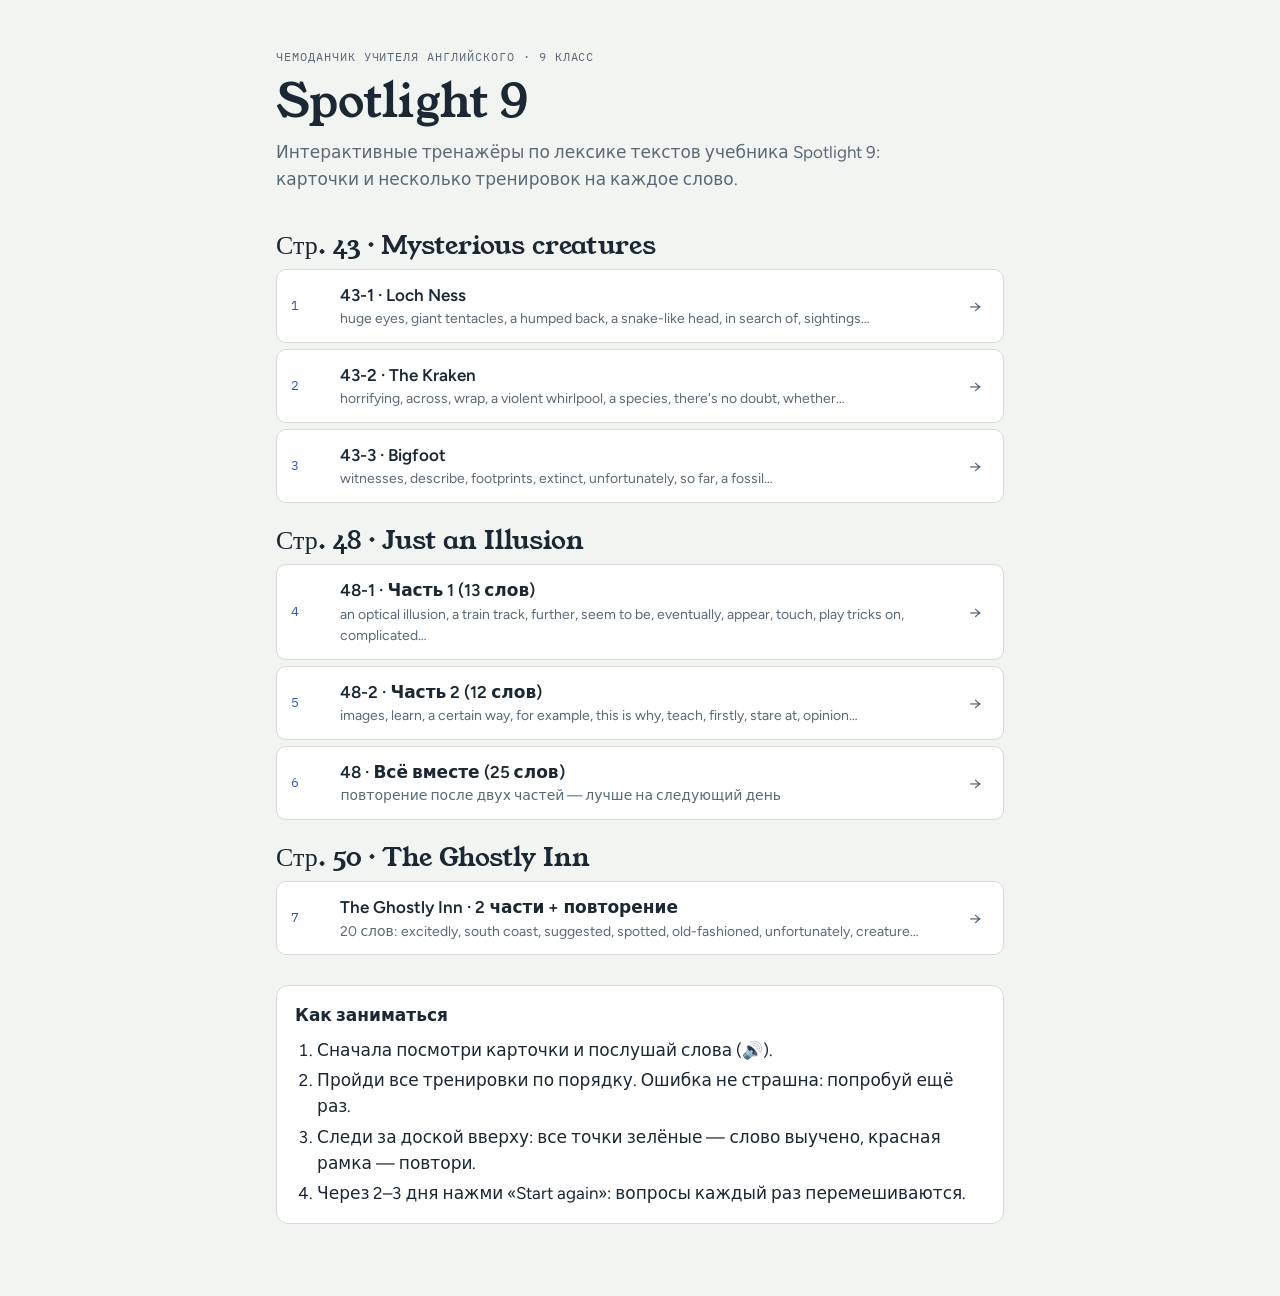
<file: index.html>
<!doctype html>
<html lang="ru">
<head>
<meta charset="utf-8">
<meta name="viewport" content="width=device-width, initial-scale=1">
<title>Spotlight 9</title>
<meta name="claude:viewport-fit-sides" content="cover">
<link rel="preconnect" href="https://fonts.googleapis.com">
<link rel="preconnect" href="https://fonts.gstatic.com" crossorigin>
<link rel="stylesheet" href="https://fonts.googleapis.com/css2?family=Young+Serif&family=Figtree:wght@400;500;600;700&family=IBM+Plex+Mono:wght@500&display=swap">
<style>
/* Layout: one reading column — mastery board of the 20 phrases, then five drills in a fixed ladder */
:root {
  --paper: #F1F4F0; --card: #FFFFFF; --ink: #1B2733; --muted: #5B6977; --line: #D6DCD5;
  --accent: #2A55C9; --accent-soft: #E4EBFB; --on-accent: #FFFFFF;
  --ok: #1D8455; --ok-soft: #DCF1E5; --bad: #BF3F2D; --bad-soft: #F8E2DD;
  --mark: #FFE892; --mark-ink: #4A3C00; --dot: #CBD3CC;
  --font-display: "Young Serif", Georgia, "Times New Roman", serif;
  --font-body: "Figtree", system-ui, -apple-system, "Segoe UI", sans-serif;
  --font-mono: "IBM Plex Mono", ui-monospace, Menlo, Consolas, monospace;
}
@media (prefers-color-scheme: dark) {
  :root:not([data-theme="light"]) {
    --paper: #11171D; --card: #19212A; --ink: #E4EAF0; --muted: #9AA7B4; --line: #2B3642;
    --accent: #8AA8FF; --accent-soft: #1F2C4A; --on-accent: #0E1730;
    --ok: #62D39F; --ok-soft: #163327; --bad: #FF8E7C; --bad-soft: #3B201B;
    --mark: #5B4C14; --mark-ink: #FFF1BF; --dot: #34404C; color-scheme: dark;
  }
}
:root[data-theme="dark"] {
  --paper: #11171D; --card: #19212A; --ink: #E4EAF0; --muted: #9AA7B4; --line: #2B3642;
  --accent: #8AA8FF; --accent-soft: #1F2C4A; --on-accent: #0E1730;
  --ok: #62D39F; --ok-soft: #163327; --bad: #FF8E7C; --bad-soft: #3B201B;
  --mark: #5B4C14; --mark-ink: #FFF1BF; --dot: #34404C; color-scheme: dark;
}
* { box-sizing: border-box; }
html { scroll-behavior: smooth; }
body { background: var(--paper); color: var(--ink); font-family: var(--font-body); font-size: 17px; line-height: 1.55; }
body::before { content: ""; position: fixed; inset: 0 0 auto; height: env(safe-area-inset-top, 0px); z-index: 10; background: var(--paper); }
.wrap { max-width: 760px; margin: 0 auto; padding-left: max(16px, env(safe-area-inset-left, 0px)); padding-right: max(16px, env(safe-area-inset-right, 0px)); }

.hero { padding-block: 40px 16px; }
.eyebrow { font-family: var(--font-mono); font-size: 12px; letter-spacing: .08em; text-transform: uppercase; color: var(--muted); margin: 0 0 10px; }
h1 { font-family: var(--font-display); font-weight: 400; font-size: clamp(32px, 6vw, 46px); line-height: 1.1; margin: 0 0 12px; text-wrap: balance; }
.sub { margin: 0; color: var(--muted); max-width: 60ch; }

.bar { position: sticky; top: env(safe-area-inset-top, 0px); z-index: 5; background: var(--paper); border-bottom: 1px solid var(--line); }
.bar .wrap { display: flex; flex-direction: column; gap: 8px; padding-block: 10px; }
.nav { display: flex; gap: 6px; overflow-x: auto; scrollbar-width: none; }
.nav::-webkit-scrollbar { display: none; }
.nav a { flex: none; text-decoration: none; color: var(--ink); font-size: 14px; font-weight: 600; padding: 5px 12px; border: 1px solid var(--line); border-radius: 999px; background: var(--card); }
.nav a:hover { border-color: var(--accent); color: var(--accent); }
.progress { display: flex; align-items: center; gap: 10px; font-size: 13px; color: var(--muted); }
.track { flex: 1; height: 6px; background: var(--line); border-radius: 999px; overflow: hidden; }
.fill { height: 100%; width: 0; background: var(--ok); transition: width .4s ease; }
.progress b { color: var(--ink); font-variant-numeric: tabular-nums; }

main { padding-block: 8px 64px; }
section { padding-top: 26px; scroll-margin-top: 110px; }
h2 { font-family: var(--font-display); font-weight: 400; font-size: 26px; line-height: 1.2; margin: 0 0 4px; }
.lead { margin: 0 0 14px; color: var(--muted); }

/* Mastery board */
.board { display: grid; grid-template-columns: repeat(auto-fill, minmax(170px, 1fr)); gap: 6px; }
.chip { min-width: 0; background: var(--card); border: 1px solid var(--line); border-radius: 8px; padding: 7px 10px; display: flex; flex-direction: column; gap: 4px; }
.chip .ph { font-weight: 600; font-size: 15px; line-height: 1.3; }
.chip .ru { font-size: 12.5px; color: var(--muted); line-height: 1.3; }
.dots { display: flex; gap: 3px; }
.dots i { width: 9px; height: 9px; border-radius: 50%; background: var(--dot); }
.dots i.on { background: var(--ok); }
.chip.weak { border-color: var(--bad); }
.chip.master { border-color: var(--ok); background: var(--ok-soft); }
.board-foot { display: flex; justify-content: space-between; align-items: center; gap: 10px; flex-wrap: wrap; margin-top: 10px; font-size: 13px; color: var(--muted); }

/* Exercise card */
.ex { background: var(--card); border: 1px solid var(--line); border-radius: 12px; padding: 18px 18px 16px; }
.ex-head { display: flex; align-items: baseline; justify-content: space-between; gap: 12px; }
h3 { margin: 0; font-size: 18px; font-weight: 700; }
h3 .num { font-family: var(--font-mono); font-size: 13px; color: var(--accent); margin-right: 8px; }
.score { flex: none; font-family: var(--font-mono); font-size: 13px; color: var(--muted); font-variant-numeric: tabular-nums; padding: 2px 8px; border-radius: 999px; border: 1px solid var(--line); }
.score.done { color: var(--ok); border-color: var(--ok); background: var(--ok-soft); }
.instr { margin: 6px 0 14px; color: var(--muted); font-size: 15px; }
ol.items { margin: 0; padding-left: 1.6em; display: flex; flex-direction: column; gap: 10px; }
ol.items li { line-height: 2; padding-left: 4px; }
ol.items li::marker { font-family: var(--font-mono); font-size: 13px; color: var(--muted); }

.choice { display: inline-flex; flex-wrap: wrap; gap: 4px; vertical-align: baseline; }
.opt { font: inherit; font-size: 16px; line-height: 1.4; color: var(--ink); cursor: pointer; background: var(--card); border: 1.5px solid var(--line); border-radius: 999px; padding: 1px 11px; text-align: left; }
.opt:hover:not(:disabled) { border-color: var(--accent); color: var(--accent); }
.opt.ok { background: var(--ok-soft); border-color: var(--ok); color: var(--ok); font-weight: 600; cursor: default; }
.opt.bad { background: var(--bad-soft); border-color: var(--bad); color: var(--bad); text-decoration: line-through; cursor: default; }
.opt.dim { opacity: .4; cursor: default; }
.shake { animation: shake .3s; }
@keyframes shake { 25% { transform: translateX(-3px); } 75% { transform: translateX(3px); } }

/* MCQ */
.q { margin: 0 0 6px; line-height: 1.5; }
.mcq { display: flex; flex-wrap: wrap; gap: 6px; }
.mcq .opt { border-radius: 8px; padding: 4px 12px; }

/* Right or wrong */
.tf-line { line-height: 1.5; margin: 0 0 6px; }
.tf-btns { display: flex; gap: 6px; flex-wrap: wrap; }
.fix { margin: 6px 0 0; font-size: 15px; line-height: 1.5; }
.fix.ok { color: var(--ok); }
.fix.bad { color: var(--bad); }
.fix b { color: var(--ink); }

.gap { font: inherit; font-size: 16px; color: var(--ink); background: var(--accent-soft); border: none; border-bottom: 2px dashed var(--accent); border-radius: 4px 4px 0 0; padding: 1px 6px; max-width: 100%; }
.gap:focus { outline: 2px solid var(--accent); outline-offset: 1px; }
.gap.ok { background: var(--ok-soft); border-bottom: 2px solid var(--ok); }
.gap.bad { background: var(--bad-soft); border-bottom: 2px solid var(--bad); }
.gap.shown { background: var(--mark); color: var(--mark-ink); border-bottom: 2px solid var(--mark-ink); }

/* Translate */
.tr li { line-height: 1.5 !important; }
.tr .ru-line { margin: 0 0 6px; font-weight: 500; }
.tr textarea { width: 100%; font: inherit; font-size: 16px; color: var(--ink); background: var(--paper); border: 1px solid var(--line); border-radius: 8px; padding: 8px 10px; resize: vertical; min-height: 44px; }
.tr textarea:focus { outline: 2px solid var(--accent); outline-offset: 0; }
.tr textarea.ok { border-color: var(--ok); background: var(--ok-soft); }
.tr textarea.bad { border-color: var(--bad); background: var(--bad-soft); }
.tr .line { display: flex; gap: 8px; margin-top: 6px; flex-wrap: wrap; align-items: center; }
.model { margin: 8px 0 2px; font-size: 15px; color: var(--muted); }
.model b { color: var(--ink); }

.foot { display: flex; flex-wrap: wrap; gap: 8px; margin-top: 16px; }
.btn { font: inherit; font-size: 14px; font-weight: 600; cursor: pointer; padding: 7px 14px; border-radius: 8px; border: 1.5px solid var(--line); background: var(--card); color: var(--ink); }
.btn:hover { border-color: var(--accent); color: var(--accent); }
.btn.primary { background: var(--accent); color: var(--on-accent); border-color: var(--accent); }
.btn.primary:hover { filter: brightness(1.08); color: var(--on-accent); }
.btn.small { font-size: 13px; padding: 4px 10px; }
.btn:focus-visible, .opt:focus-visible, .nav a:focus-visible { outline: 2px solid var(--accent); outline-offset: 2px; }
.note { margin: 14px 0 0; padding: 10px 12px; border-radius: 8px; font-size: 15px; background: var(--accent-soft); }

@media (max-width: 480px) { body { font-size: 16px; } .ex { padding: 14px; } ol.items { padding-left: 1.3em; } }
@media (prefers-reduced-motion: reduce) { .shake { animation: none; } .fill { transition: none; } html { scroll-behavior: auto; } }

/* Word order */
.uns { display: flex; flex-direction: column; gap: 6px; }
.answer-line { min-height: 42px; display: flex; flex-wrap: wrap; gap: 6px; padding: 6px; border: 1.5px dashed var(--line); border-radius: 8px; background: var(--paper); }
.answer-line.ok { border: 1.5px solid var(--ok); background: var(--ok-soft); }
.answer-line.bad { border: 1.5px solid var(--bad); background: var(--bad-soft); }
.tiles { display: flex; flex-wrap: wrap; gap: 6px; }
.tile { font: inherit; font-size: 16px; padding: 3px 10px; border-radius: 6px; border: 1.5px solid var(--line); background: var(--card); color: var(--ink); cursor: pointer; }
.tile:hover { border-color: var(--accent); color: var(--accent); }
.tile:focus-visible { outline: 2px solid var(--accent); outline-offset: 2px; }
.uns .line { display: flex; gap: 8px; flex-wrap: wrap; align-items: center; }
.uns .fix { margin: 0; }

.cue { font-family: var(--font-mono); font-size: 11.5px; letter-spacing: .06em; color: var(--muted); border: 1px solid var(--line); border-radius: 4px; padding: 0 5px; margin: 0 3px; white-space: nowrap; }
.bank { display: flex; flex-wrap: wrap; gap: 6px; margin: 0 0 14px; padding: 10px; border: 1px dashed var(--line); border-radius: 8px; }
.bank span { font-size: 14px; padding: 2px 9px; border-radius: 6px; background: var(--accent-soft); }
p.text { margin: 0 0 10px; line-height: 2.2; }

/* flashcards */
.fc-tools { display: flex; flex-wrap: wrap; gap: 8px; margin: 0 0 12px; }
.btn.ghost { background: transparent; border: 1px solid var(--line); color: inherit; }
.flip { perspective: 1200px; cursor: pointer; outline: none; margin: 0 auto; max-width: 560px; }
.flip-in { position: relative; min-height: 220px; transition: transform .45s; transform-style: preserve-3d; }
.flip.on .flip-in { transform: rotateY(180deg); }
.flip:focus-visible .flip-in { box-shadow: 0 0 0 3px var(--accent-soft); border-radius: 14px; }
.face { position: absolute; inset: 0; backface-visibility: hidden; -webkit-backface-visibility: hidden; display: flex; flex-direction: column; align-items: center; justify-content: center; gap: 10px; padding: 22px 18px 30px; border: 1px solid var(--line); border-radius: 14px; background: var(--card); color: var(--ink); text-align: center; box-shadow: 0 2px 10px rgba(0,0,0,.06); }
.face.back { transform: rotateY(180deg); background: var(--accent-soft); }
.fc-word { font-size: clamp(22px, 5vw, 30px); font-weight: 700; line-height: 1.25; overflow-wrap: anywhere; }
.fc-ru { font-size: clamp(19px, 4.4vw, 25px); font-weight: 600; line-height: 1.3; }
.fc-def { font-size: 14px; opacity: .75; max-width: 42ch; }
.fc-hint { position: absolute; bottom: 8px; font-size: 12px; opacity: .45; }
.speak { font-size: 22px; line-height: 1; padding: 8px 12px; border-radius: 999px; border: 1px solid var(--line); background: var(--card); color: var(--ink); cursor: pointer; }
.fc-nav { display: flex; align-items: center; justify-content: center; gap: 16px; margin: 12px 0 6px; }
.fc-nav .btn { font-size: 20px; padding: 4px 16px; }
.fc-count { font-variant-numeric: tabular-nums; min-width: 5ch; text-align: center; }
.fc-rate { display: flex; justify-content: center; gap: 10px; flex-wrap: wrap; margin-bottom: 4px; }
.btn.again { background: transparent; border: 1px solid #d9822b; color: #d9822b; }
.btn.know { background: #2e9e5b; border: 1px solid #2e9e5b; color: #fff; }
.fc-done { text-align: center; }
.fc-done p { font-weight: 600; margin: 8px 0 10px; }
.btn.know:hover { color: #fff; filter: brightness(1.08); border-color: #2e9e5b; }
.btn.again:hover { color: #d9822b; border-color: #d9822b; background: rgba(217,130,43,.08); }

.unit { padding-top: 22px; }
.unit h2 { margin-bottom: 8px; }
.toc { list-style: none; margin: 0; padding: 0; display: flex; flex-direction: column; gap: 6px; }
.row { display: grid; grid-template-columns: 2.2em minmax(0,1fr) 1.2em; align-items: center; gap: 12px; padding: 12px 14px; background: var(--card); border: 1px solid var(--line); border-radius: 10px; text-decoration: none; color: var(--ink); }
.row:hover { border-color: var(--accent); }
.row:focus-visible { outline: 2px solid var(--accent); outline-offset: 2px; }
.n { font-family: var(--font-mono); font-size: 13px; color: var(--accent); }
.t { display: flex; flex-direction: column; min-width: 0; }
.t b { font-weight: 600; }
.s { font-size: 14px; color: var(--muted); }
.go { color: var(--muted); }
.how { background: var(--card); border: 1px solid var(--line); border-radius: 12px; padding: 16px 18px; margin-top: 30px; }
.how h3 { margin: 0 0 8px; font-size: 17px; }
.how ol { margin: 0; padding-left: 1.3em; display: flex; flex-direction: column; gap: 4px; }
</style>
<header class="hero wrap">
  <p class="eyebrow">Чемоданчик учителя английского · 9 класс</p>
  <h1>Spotlight 9</h1>
  <p class="sub">Интерактивные тренажёры по лексике текстов учебника Spotlight 9: карточки и несколько тренировок на каждое слово.</p>
</header>
<main class="wrap" style="padding-block: 0 64px;">
  <section class="unit"><h2>Стр. 43 · Mysterious creatures</h2><ol class="toc"><li><a class="row" href="p43/43-1.html"><span class="n">1</span><span class="t"><b>43-1 · Loch Ness</b><span class="s">huge eyes, giant tentacles, a humped back, a snake-like head, in search of, sightings…</span></span><span class="go" aria-hidden="true">→</span></a></li><li><a class="row" href="p43/43-2.html"><span class="n">2</span><span class="t"><b>43-2 · The Kraken</b><span class="s">horrifying, across, wrap, a violent whirlpool, a species, there&#x27;s no doubt, whether…</span></span><span class="go" aria-hidden="true">→</span></a></li><li><a class="row" href="p43/43-3.html"><span class="n">3</span><span class="t"><b>43-3 · Bigfoot</b><span class="s">witnesses, describe, footprints, extinct, unfortunately, so far, a fossil…</span></span><span class="go" aria-hidden="true">→</span></a></li></ol></section><section class="unit"><h2>Стр. 48 · Just an Illusion</h2><ol class="toc"><li><a class="row" href="p48/48-1.html"><span class="n">4</span><span class="t"><b>48-1 · Часть 1 (13 слов)</b><span class="s">an optical illusion, a train track, further, seem to be, eventually, appear, touch, play tricks on, complicated…</span></span><span class="go" aria-hidden="true">→</span></a></li><li><a class="row" href="p48/48-2.html"><span class="n">5</span><span class="t"><b>48-2 · Часть 2 (12 слов)</b><span class="s">images, learn, a certain way, for example, this is why, teach, firstly, stare at, opinion…</span></span><span class="go" aria-hidden="true">→</span></a></li><li><a class="row" href="p48/48.html"><span class="n">6</span><span class="t"><b>48 · Всё вместе (25 слов)</b><span class="s">повторение после двух частей — лучше на следующий день</span></span><span class="go" aria-hidden="true">→</span></a></li></ol></section>
  <section class="unit"><h2>Стр. 50 · The Ghostly Inn</h2><ol class="toc"><li><a class="row" href="p50/index.html"><span class="n">7</span><span class="t"><b>The Ghostly Inn · 2 части + повторение</b><span class="s">20 слов: excitedly, south coast, suggested, spotted, old-fashioned, unfortunately, creature…</span></span><span class="go" aria-hidden="true">→</span></a></li></ol></section>
  <div class="how">
    <h3>Как заниматься</h3>
    <ol>
      <li>Сначала посмотри карточки и послушай слова (🔊).</li>
      <li>Пройди все тренировки по порядку. Ошибка не страшна: попробуй ещё раз.</li>
      <li>Следи за доской вверху: все точки зелёные — слово выучено, красная рамка — повтори.</li>
      <li>Через 2–3 дня нажми «Start again»: вопросы каждый раз перемешиваются.</li>
    </ol>
  </div>
</main>
</file>
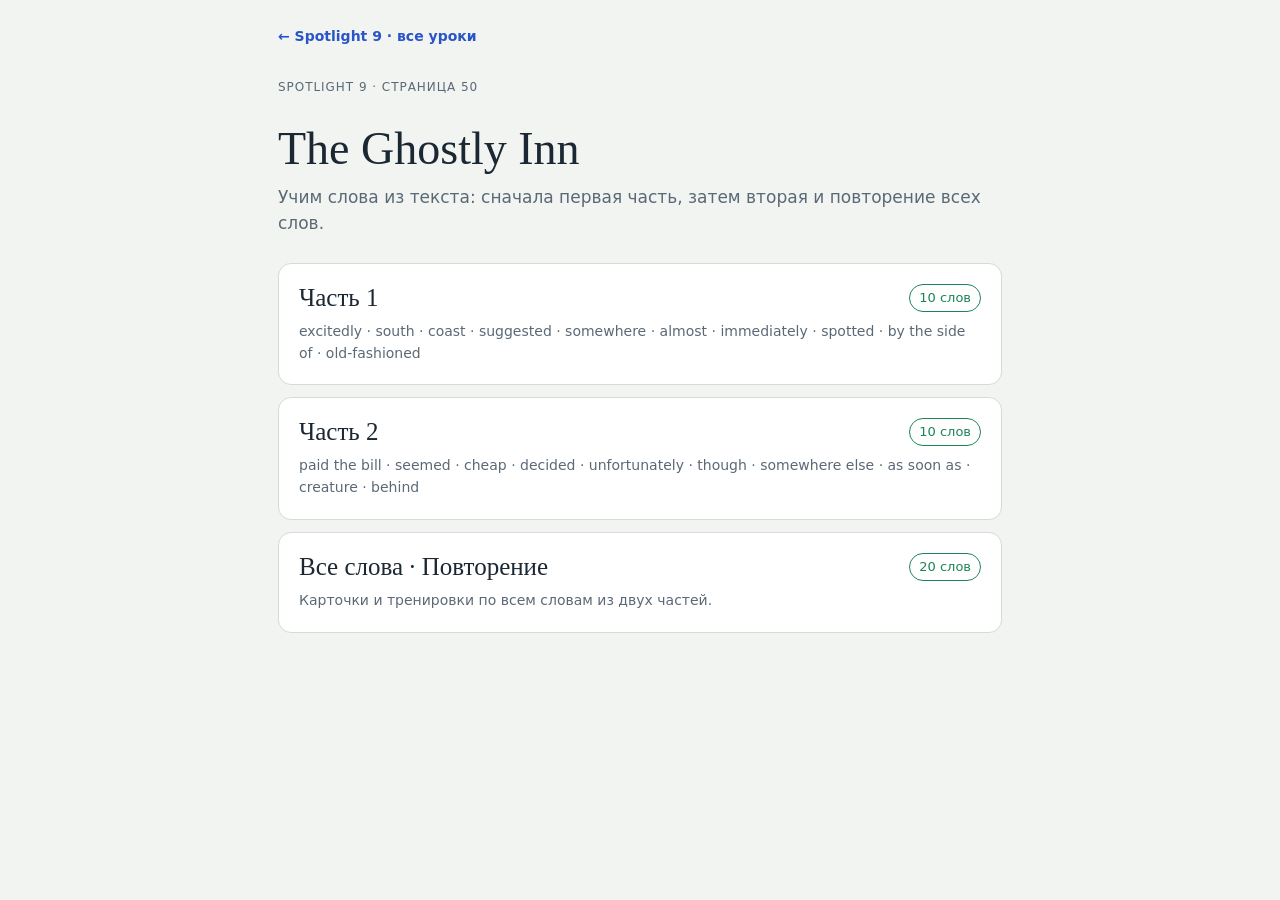
<file: p50/index.html>
<!doctype html><html lang="ru"><head><meta charset="utf-8"><meta name="viewport" content="width=device-width,initial-scale=1"><title>The Ghostly Inn · Spotlight 9 · Стр. 50</title><style>
:root{--paper:#f1f4f0;--card:#fff;--ink:#1b2733;--muted:#5b6977;--line:#d6dcd5;--accent:#2a55c9;--ok:#1d8455}*{box-sizing:border-box}body{margin:0;background:var(--paper);color:var(--ink);font:17px/1.55 system-ui,-apple-system,sans-serif}.wrap{max-width:760px;margin:auto;padding:22px 18px 60px}h1{font:normal clamp(32px,6vw,46px)/1.2 Georgia,serif;margin:24px 0 8px}h2{font:normal 25px Georgia,serif;margin:0}.sub{color:var(--muted);margin:0 0 26px}.back{font-size:14px;font-weight:650;text-decoration:none;color:var(--accent)}.cards{display:grid;gap:12px}.card{display:block;background:var(--card);border:1px solid var(--line);border-radius:13px;padding:20px;text-decoration:none;color:var(--ink)}.card:hover{border-color:var(--accent)}.top{display:flex;justify-content:space-between;align-items:center;gap:10px}.pill{border:1px solid var(--ok);color:var(--ok);border-radius:99px;padding:3px 9px;font-size:13px}.card p{margin:9px 0 0;color:var(--muted);font-size:14px}.eyebrow{font-size:12px;letter-spacing:.08em;color:var(--muted);text-transform:uppercase;margin:30px 0 0}@media(prefers-color-scheme:dark){:root{--paper:#11171d;--card:#19212a;--ink:#e4eaf0;--muted:#9aa7b4;--line:#2b3642;--accent:#8aa8ff;--ok:#62d39f}}</style></head><body><main class="wrap"><a class="back" href="../index.html">← Spotlight 9 · все уроки</a><p class="eyebrow">Spotlight 9 · Страница 50</p><h1>The Ghostly Inn</h1><p class="sub">Учим слова из текста: сначала первая часть, затем вторая и повторение всех слов.</p><div class="cards">
<a class="card" href="50-1.html"><div class="top"><h2>Часть 1</h2><span class="pill">10 слов</span></div><p>excitedly · south · coast · suggested · somewhere · almost · immediately · spotted · by the side of · old-fashioned</p></a>
<a class="card" href="50-2.html"><div class="top"><h2>Часть 2</h2><span class="pill">10 слов</span></div><p>paid the bill · seemed · cheap · decided · unfortunately · though · somewhere else · as soon as · creature · behind</p></a>
<a class="card" href="50.html"><div class="top"><h2>Все слова · Повторение</h2><span class="pill">20 слов</span></div><p>Карточки и тренировки по всем словам из двух частей.</p></a>
</div></main></body></html>
</file>
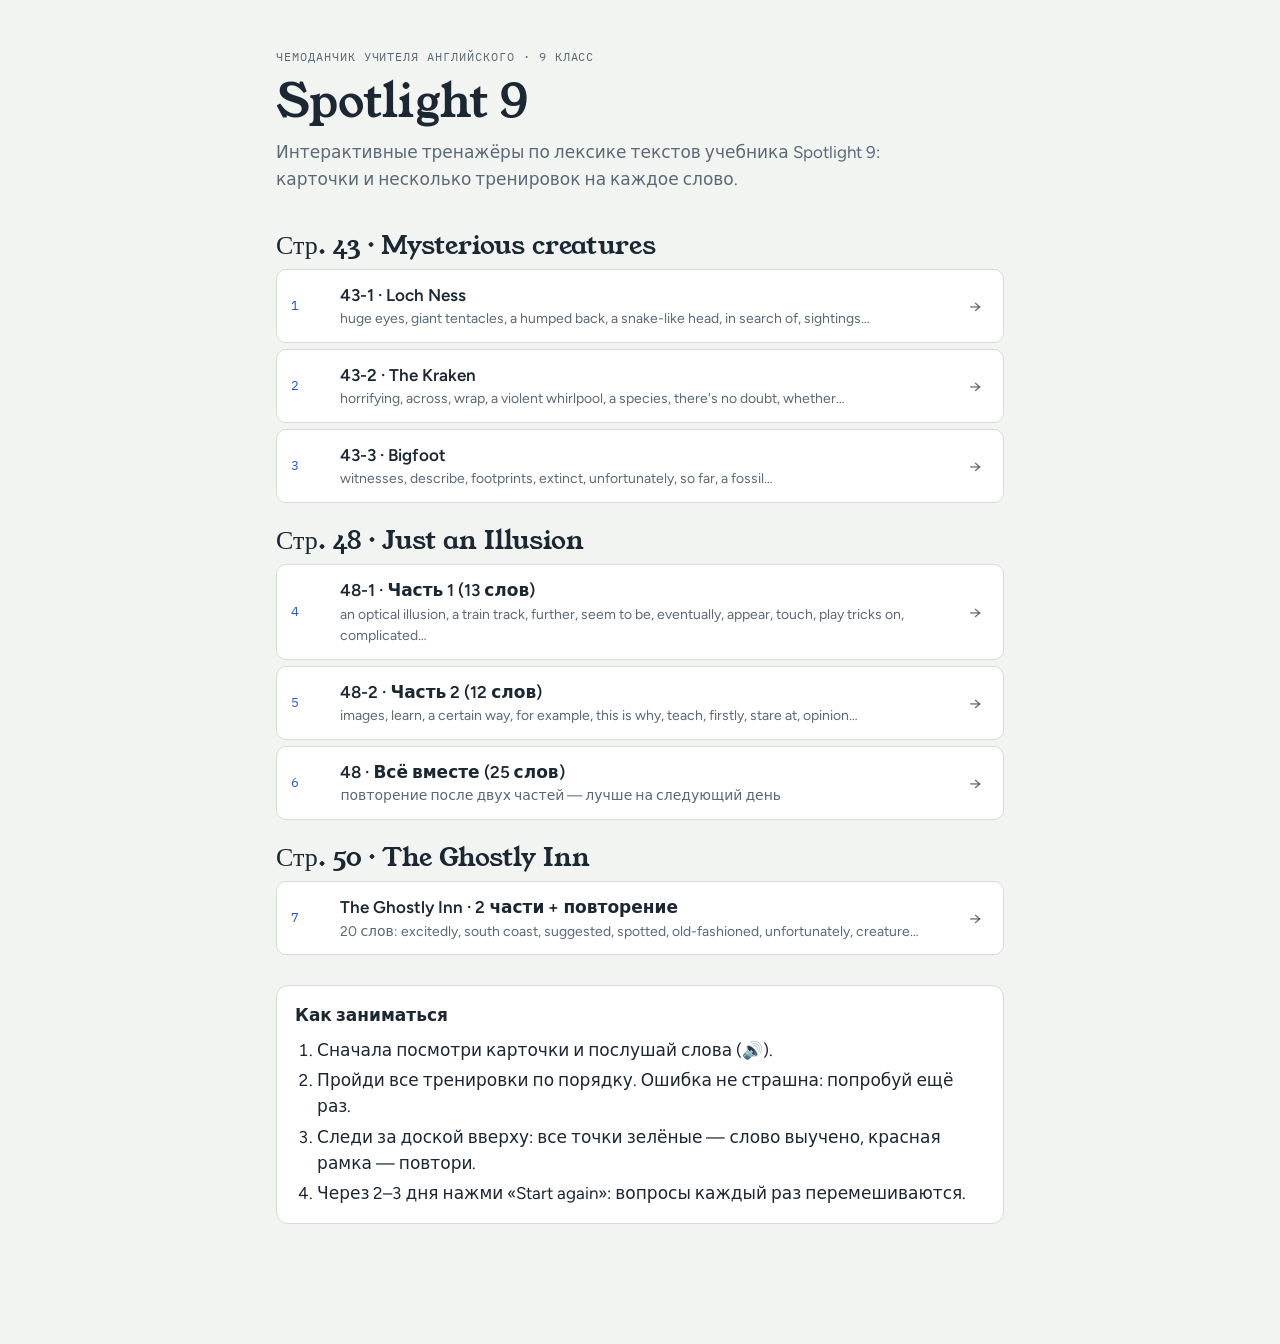
<file: p43/43-mix.html>
<!doctype html><html lang="ru"><head><meta charset="utf-8"><meta http-equiv="refresh" content="0; url=../index.html"><title>Spotlight 9</title></head><body><a href="../index.html">Spotlight 9</a></body></html>
</file>
